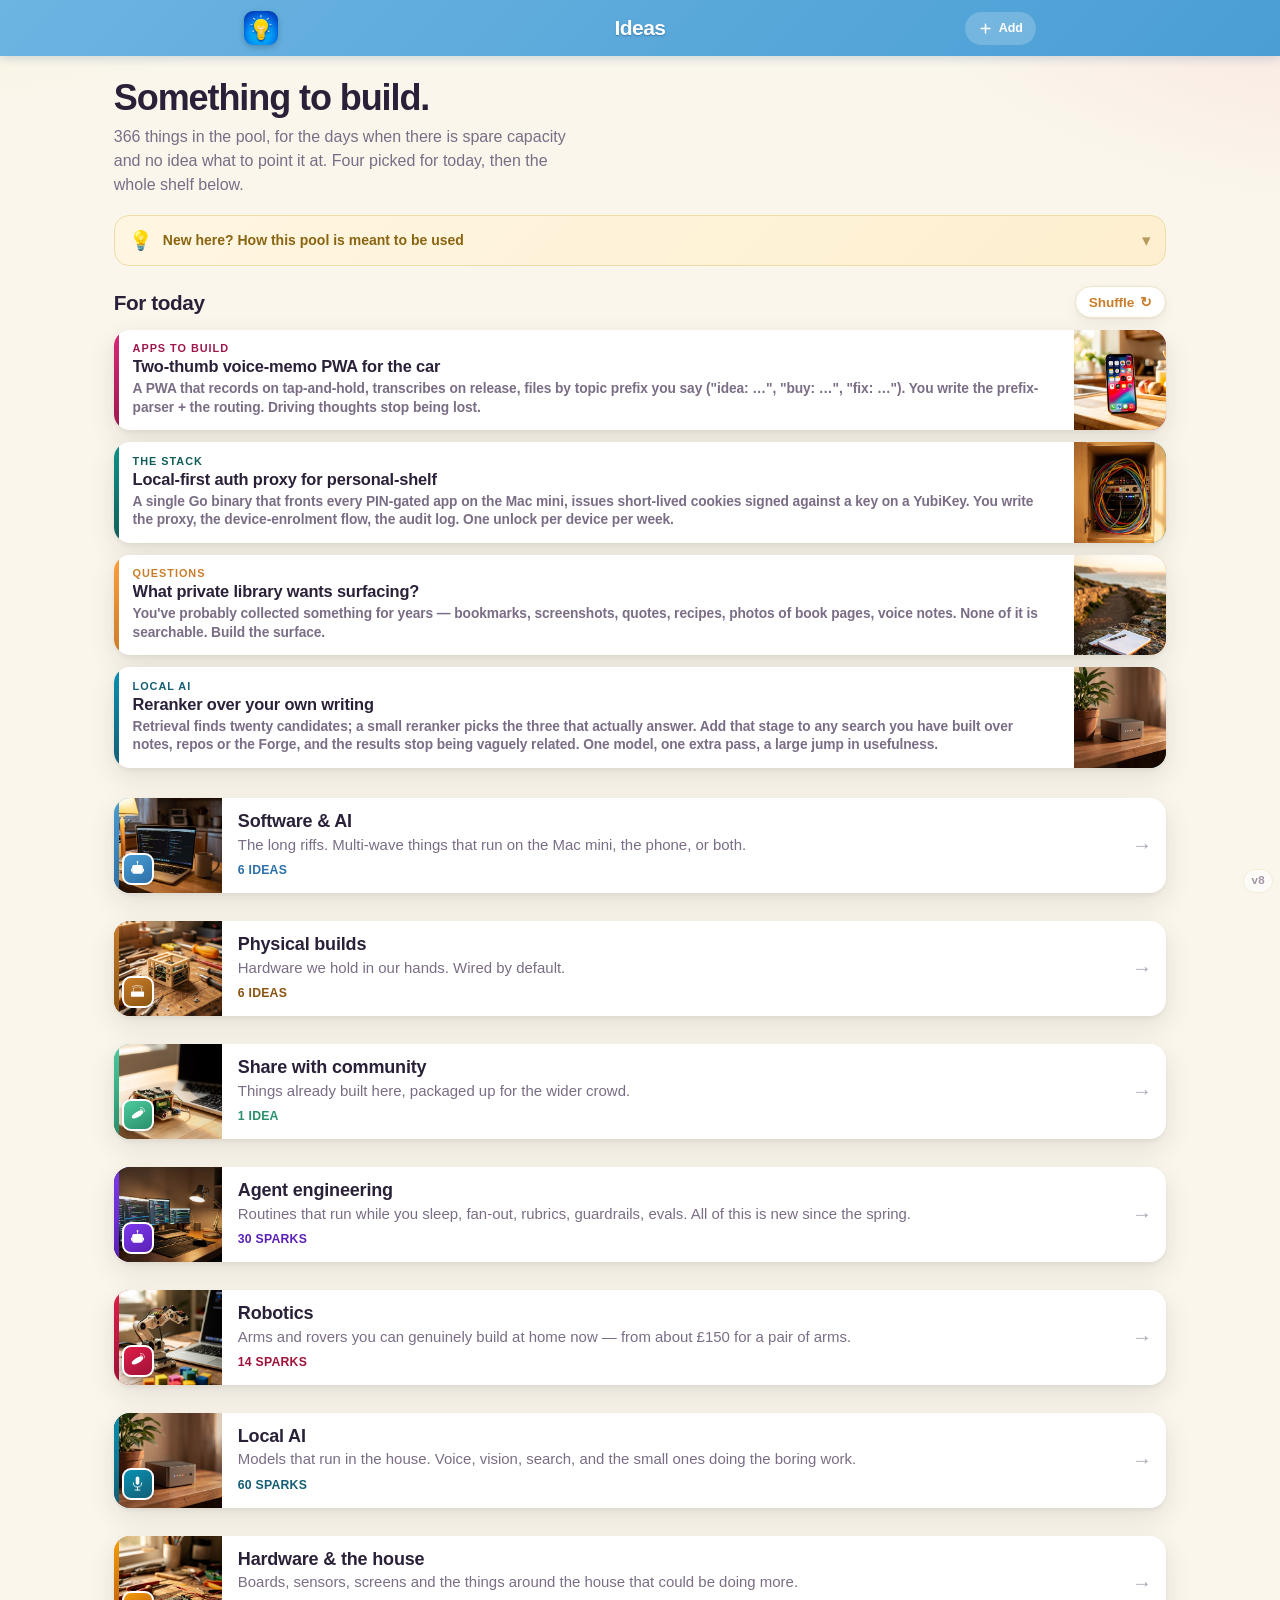
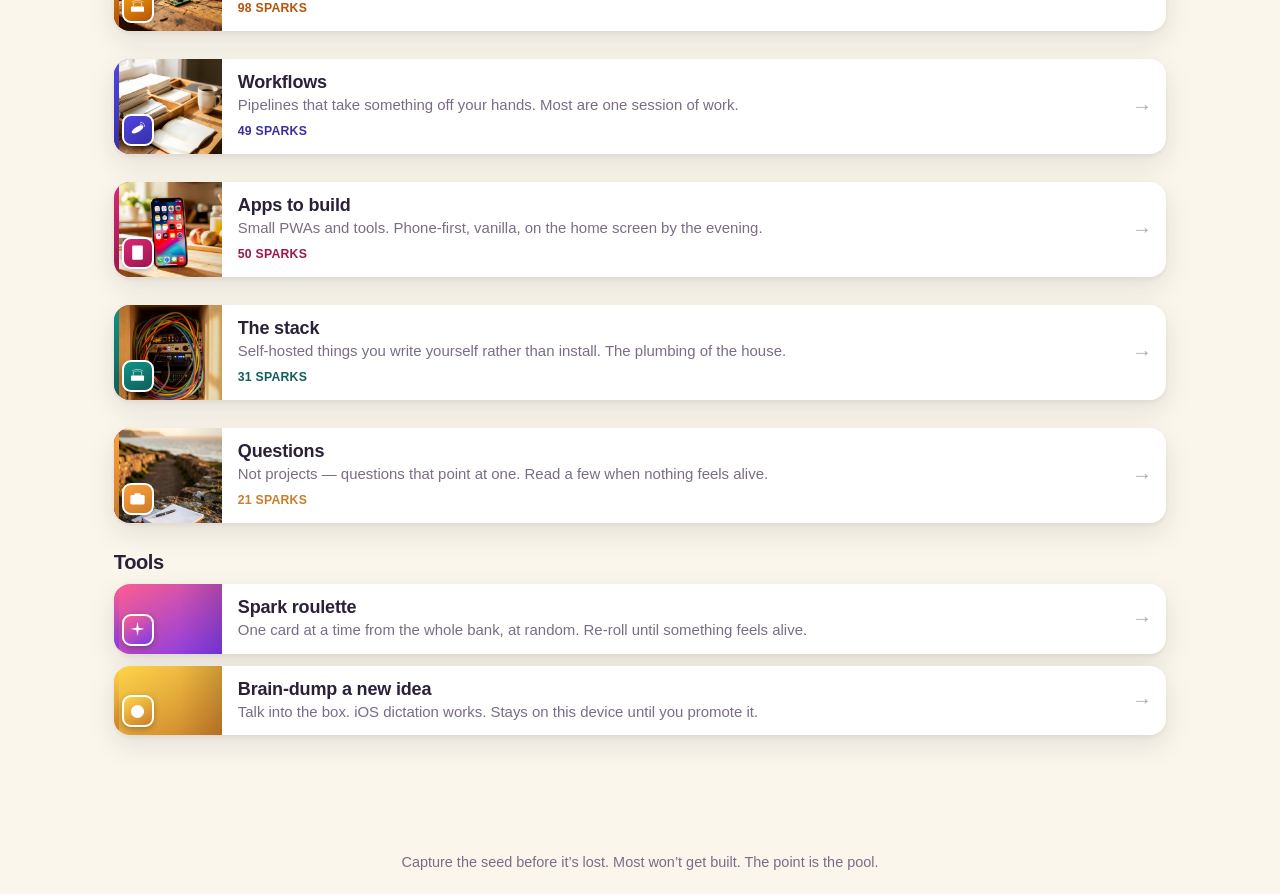
<file: index.html>
<!DOCTYPE html>
<html lang="en">
<head>
  <meta charset="UTF-8">
  <meta name="viewport" content="width=device-width, initial-scale=1.0, viewport-fit=cover">
  <meta name="theme-color" content="#FAF6EC">
  <meta name="apple-mobile-web-app-capable" content="yes">
  <meta name="apple-mobile-web-app-status-bar-style" content="default">
  <meta name="apple-mobile-web-app-title" content="Ideas">
  <title>Ideas — something to build</title>
  <link rel="manifest" href="manifest.json">
  <link rel="icon" type="image/png" sizes="192x192" href="icon-192.png">
  <link rel="apple-touch-icon" href="apple-touch-icon.png">
  <link rel="stylesheet" href="assets/style.css?v8">
</head>
<body class="launcher">

  <div class="appbar">
    <div class="row">
      <img src="icon-192.png" alt="Ideas" class="abico">
      <span class="brand">Ideas</span>
      <a class="hbtn" href="add.html" title="Brain-dump a new idea">
        <svg viewBox="0 0 24 24" fill="none" stroke="currentColor" stroke-width="2.4" stroke-linecap="round"><path d="M12 5v14M5 12h14"/></svg>
        <span>Add</span>
      </a>
    </div>
  </div>

  <main class="launcher-main">

    <div class="cm-hero">
      <h1>Something to build.</h1>
      <p id="hero-lede">The pool, for the days when there is spare capacity and no idea what to point it at. Four picked for today, then the whole shelf below.</p>
    </div>

    <details class="welcome" id="welcomeBox">
      <summary class="welcome-sum">
        <span class="wl-badge" aria-hidden="true">💡</span>
        <span class="wl-sumtxt"><b>New here?</b> How this pool is meant to be used</span>
        <span class="wl-chev" aria-hidden="true">▾</span>
      </summary>
      <div class="welcome-body">
        <p><b>Four for today</b> is the quick way in. Tap one, read it, and if it is alive either dig into it in a chat or leave it. Shuffle if none of them land.</p>
        <p><b>The shelves</b> below are the whole pool sorted by kind, so you can see which things sit next to each other. The long riffs at the top are the ones already thought through in detail. The rest are single cards — a pattern, enough to recognise, with a chat prompt ready.</p>
        <p><b>Most of these will never be built.</b> That is the point. The pool exists so that a free evening never starts from a blank page.</p>
      </div>
    </details>

    <section class="daily-feed" aria-label="For today">
      <div class="today-head">
        <div class="daily-lead">For today</div>
        <button class="today-shuffle" id="todayShuffle" type="button">Shuffle <span aria-hidden="true">↻</span></button>
      </div>
      <div class="today-list" id="todayList"></div>
    </section>

    <div id="shelves"></div>

    <section class="shelf">
      <div class="shelf-head">
        <h2 class="shelf-title">Tools</h2>
      </div>
      <div class="rtile-list">
        <a href="spark.html" class="rtile" style="--c:#FF5E8E;--cd:#7C3AED;">
          <span class="rtile-photo"><span class="rtile-ic" id="ic-spark"></span></span>
          <span class="rtile-body">
            <span class="rtile-name">Spark roulette</span>
            <span class="rtile-tagline">One card at a time from the whole bank, at random. Re-roll until something feels alive.</span>
          </span>
          <span class="rtile-chev" aria-hidden="true">→</span>
        </a>
        <a href="add.html" class="rtile" style="--c:#FFD64A;--cd:#C97D2A;">
          <span class="rtile-photo"><span class="rtile-ic" id="ic-add"></span></span>
          <span class="rtile-body">
            <span class="rtile-name">Brain-dump a new idea</span>
            <span class="rtile-tagline">Talk into the box. iOS dictation works. Stays on this device until you promote it.</span>
          </span>
          <span class="rtile-chev" aria-hidden="true">→</span>
        </a>
      </div>
    </section>

  </main>

  <footer class="launcher-footer">
    Capture the seed before it&rsquo;s lost. Most won&rsquo;t get built. The point is the pool.
  </footer>

  <div class="cm-modal-overlay" id="overlay" hidden>
    <div class="cm-modal" role="dialog" aria-modal="true" aria-labelledby="mTitle">
      <button class="cm-mclose" id="mClose" aria-label="Close">&times;</button>
      <div class="cm-mhead">
        <div class="cm-mkicker" id="mKicker"></div>
        <div class="cm-mtitle" id="mTitle"></div>
      </div>
      <div class="cm-mbody" id="mBody"></div>
      <div class="cm-mactions" id="mActions"></div>
    </div>
  </div>

  <script src="assets/ideas-data.js"></script>
  <script src="assets/sparks-data.js"></script>
  <script src="assets/cats-data.js"></script>
  <script src="assets/app.js"></script>
  <script src="assets/shelf.js?v8"></script>
  <script>
    document.getElementById('ic-spark').innerHTML = `<svg viewBox="0 0 64 64">${TB.ICONS.spark}</svg>`;
    document.getElementById('ic-add').innerHTML   = `<svg viewBox="0 0 64 64">${TB.ICONS.plus}</svg>`;

    // ---------- The pool, counted ----------
    const userIdeas = TB.loadUserIdeas();
    const sparkCount = (window.SPARKS || []).length;
    const ideaCount = (window.IDEAS || []).length + userIdeas.length;
    document.getElementById('hero-lede').textContent =
      `${ideaCount + sparkCount} things in the pool, for the days when there is spare capacity and no idea what to point it at. Four picked for today, then the whole shelf below.`;

    // ---------- For today ----------
    // Deterministic per day so the four are the same all day, and the
    // shuffle button walks forward through the deck rather than
    // re-randomising into something you already saw.
    let todayOffset = 0;
    function paintToday() {
      document.getElementById('todayList').innerHTML =
        Shelf.pickForToday(todayOffset).map(Shelf.todayBarHTML).join('');
    }
    document.getElementById('todayShuffle').addEventListener('click', () => {
      todayOffset += 4;
      paintToday();
    });
    paintToday();

    // ---------- Shelves ----------
    let html = '';
    if (userIdeas.length) {
      html += Shelf.sectionHTML({
        id: '__yours', name: 'Your brain-dumps',
        sub: 'Captured straight into the app on this device.',
        c: '#FF5E8E', cd: '#9D174D', icon: 'plus'
      }, userIdeas.length, 'yours');
    }
    for (const shelf of window.SHELVES) {
      const n = window.shelfItems(shelf).length;
      if (!n) continue;
      html += Shelf.sectionHTML(shelf, n);
    }
    document.getElementById('shelves').innerHTML = html;
  </script>
</body>
</html>
</file>
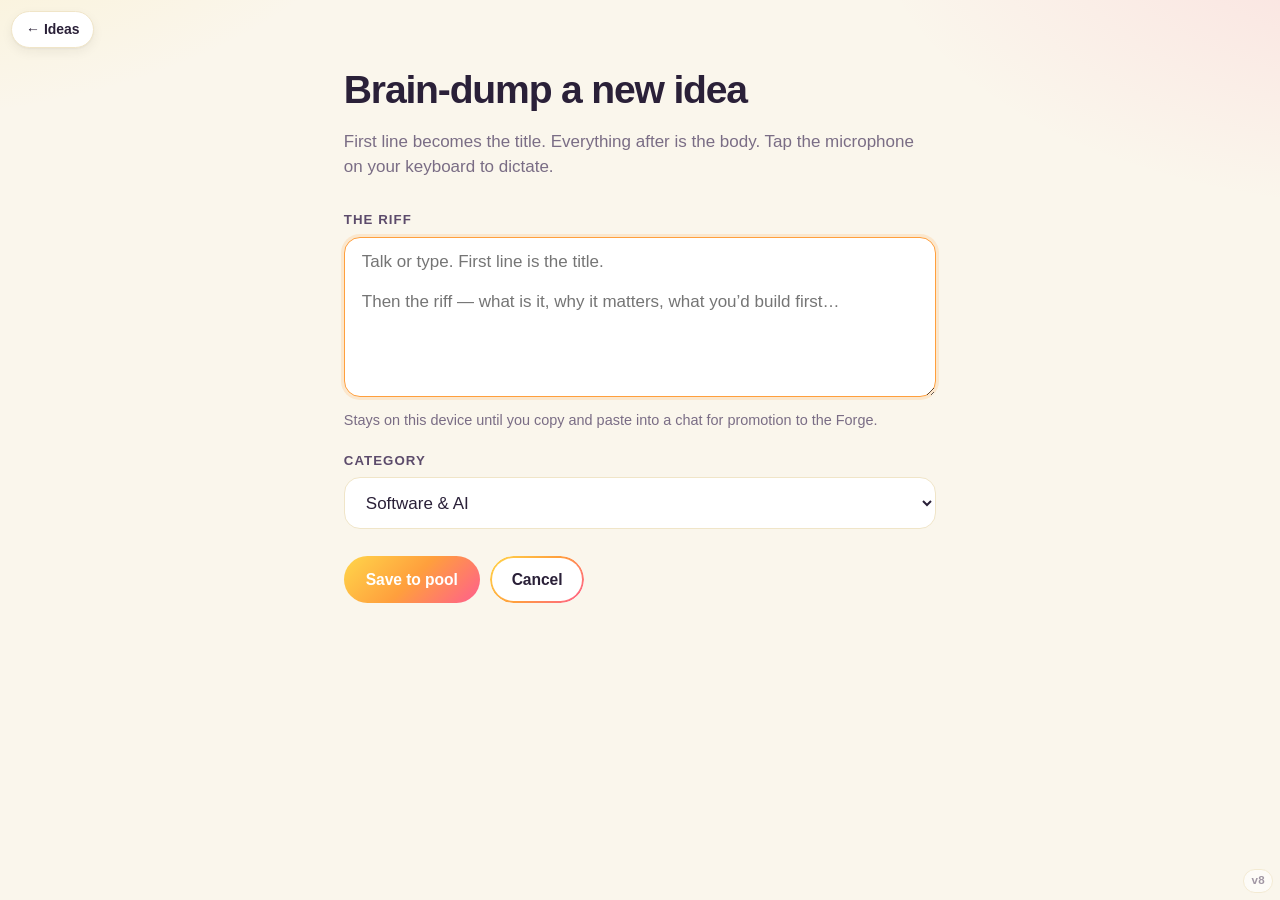
<file: add.html>
<!DOCTYPE html>
<html lang="en">
<head>
  <meta charset="UTF-8">
  <meta name="viewport" content="width=device-width, initial-scale=1.0, viewport-fit=cover">
  <meta name="theme-color" content="#FAF6EC">
  <title>Ideas — Brain-dump</title>
  <link rel="manifest" href="manifest.json">
  <link rel="apple-touch-icon" href="apple-touch-icon.png">
  <link rel="stylesheet" href="assets/style.css">
</head>
<body>

  <main class="form-main">
    <h1>Brain-dump a new idea</h1>
    <p class="lede">First line becomes the title. Everything after is the body. Tap the microphone on your keyboard to dictate.</p>

    <form id="dump-form">
      <div class="field">
        <label for="dump">The riff</label>
        <textarea id="dump" placeholder="Talk or type. First line is the title.&#10;&#10;Then the riff — what is it, why it matters, what you&rsquo;d build first…" autofocus></textarea>
        <div class="hint">Stays on this device until you copy and paste into a chat for promotion to the Forge.</div>
      </div>

      <div class="field">
        <label for="category">Category</label>
        <select id="category">
          <option value="software">Software &amp; AI</option>
          <option value="physical">Physical builds</option>
          <option value="share">Share with community</option>
        </select>
      </div>

      <div class="form-actions">
        <button type="submit" class="btn primary-fill">Save to pool</button>
        <a href="index.html" class="btn">Cancel</a>
      </div>
    </form>
  </main>

  <script src="assets/app.js"></script>
  <script>
    const PALETTE = {
      software: { color: '#4f46e5', colorDeep: '#3730a3', icon: 'build' },
      physical: { color: '#f59e0b', colorDeep: '#b45309', icon: 'build' },
      share:    { color: '#16a34a', colorDeep: '#15803d', icon: 'build' }
    };

    document.getElementById('dump-form').addEventListener('submit', (e) => {
      e.preventDefault();
      const text = document.getElementById('dump').value.trim();
      const category = document.getElementById('category').value;
      if (!text) { TB.toast('Type or dictate something first'); return; }

      const lines = text.split('\n');
      const name = lines[0].trim().replace(/^#+\s*/, '').slice(0, 120);
      const rest = lines.slice(1).join('\n').trim();
      const body = rest || name;
      const firstSentence = (rest || name).split(/(?<=[.!?])\s+/)[0].slice(0, 180);

      const palette = PALETTE[category] || PALETTE.software;
      const idea = {
        id: TB.uid(),
        name,
        hook: firstSentence,
        category,
        status: 'Captured — not yet sized',
        captured: TB.isoToday(),
        color: palette.color,
        colorDeep: palette.colorDeep,
        icon: palette.icon,
        body
      };
      TB.addUserIdea(idea);
      TB.toast('Saved to the pool');
      setTimeout(() => { location.href = 'idea.html?id=' + encodeURIComponent(idea.id); }, 400);
    });
  </script>
</body>
</html>
</file>
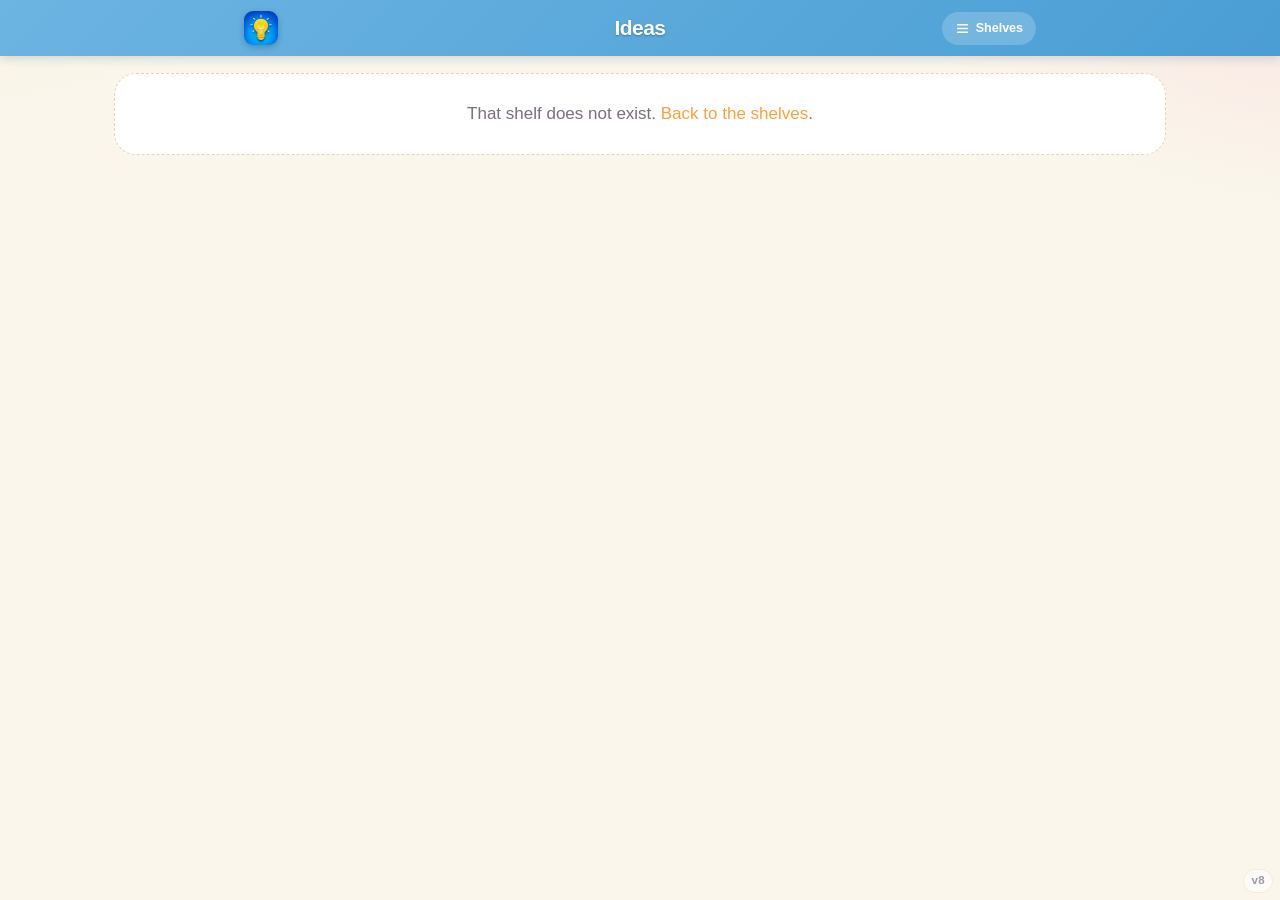
<file: category.html>
<!DOCTYPE html>
<html lang="en">
<head>
  <meta charset="UTF-8">
  <meta name="viewport" content="width=device-width, initial-scale=1.0, viewport-fit=cover">
  <meta name="theme-color" content="#FAF6EC">
  <meta name="apple-mobile-web-app-capable" content="yes">
  <meta name="apple-mobile-web-app-status-bar-style" content="default">
  <meta name="apple-mobile-web-app-title" content="Ideas">
  <title>Ideas — shelf</title>
  <link rel="manifest" href="manifest.json">
  <link rel="icon" type="image/png" sizes="192x192" href="icon-192.png">
  <link rel="apple-touch-icon" href="apple-touch-icon.png">
  <link rel="stylesheet" href="assets/style.css?v8">
</head>
<body class="launcher">

  <div class="appbar">
    <div class="row">
      <a href="index.html" style="justify-self:start;line-height:0"><img src="icon-192.png" alt="Ideas" class="abico"></a>
      <span class="brand" id="brand">Ideas</span>
      <a class="hbtn" href="index.html" title="All shelves">
        <svg viewBox="0 0 24 24" fill="none" stroke="currentColor" stroke-width="2.2" stroke-linecap="round"><path d="M4 6h16M4 12h16M4 18h16"/></svg>
        <span>Shelves</span>
      </a>
    </div>
  </div>

  <main class="launcher-main">
    <div class="cat-hero" id="hero"></div>
    <div class="card-list" id="list"></div>
  </main>

  <footer class="launcher-footer" id="foot"></footer>

  <div class="cm-modal-overlay" id="overlay" hidden>
    <div class="cm-modal" role="dialog" aria-modal="true" aria-labelledby="mTitle">
      <button class="cm-mclose" id="mClose" aria-label="Close">&times;</button>
      <div class="cm-mhead">
        <div class="cm-mkicker" id="mKicker"></div>
        <div class="cm-mtitle" id="mTitle"></div>
      </div>
      <div class="cm-mbody" id="mBody"></div>
      <div class="cm-mactions" id="mActions"></div>
    </div>
  </div>

  <script src="assets/ideas-data.js"></script>
  <script src="assets/sparks-data.js"></script>
  <script src="assets/cats-data.js"></script>
  <script src="assets/app.js"></script>
  <script src="assets/shelf.js?v8"></script>
  <script>
    const id = new URLSearchParams(location.search).get('c') || '';

    // "Your brain-dumps" is a shelf too, it just draws from localStorage
    // rather than from either seed file.
    const YOURS = {
      id: '__yours', kind: 'idea', name: 'Your brain-dumps',
      sub: 'Captured straight into the app on this device. Yours to edit or delete.',
      c: '#FF5E8E', cd: '#9D174D', icon: 'plus'
    };

    const shelf = id === '__yours' ? YOURS : window.shelfById(id);

    if (!shelf) {
      document.getElementById('hero').outerHTML =
        '<div class="empty">That shelf does not exist. <a href="index.html">Back to the shelves</a>.</div>';
    } else {
      document.title = 'Ideas — ' + shelf.name;
      document.getElementById('brand').textContent = shelf.name;

      const items = shelf.id === '__yours' ? TB.loadUserIdeas() : window.shelfItems(shelf);
      const noun = shelf.kind === 'idea' ? 'idea' : 'spark';

      const hero = document.getElementById('hero');
      hero.style.setProperty('--c', shelf.c);
      hero.style.setProperty('--cd', shelf.cd);
      hero.innerHTML = `
        ${shelf.id === '__yours' ? '' : `<img src="assets/cats/${shelf.id}.jpg" alt="" onerror="this.remove()">`}
        <div class="cat-hero-body">
          <div class="cat-hero-kicker">${items.length} ${noun}${items.length === 1 ? '' : 's'}</div>
          <h1 class="cat-hero-name">${TB.escapeHtml(shelf.name)}</h1>
          <p class="cat-hero-sub">${TB.escapeHtml(shelf.sub)}</p>
        </div>`;

      const listEl = document.getElementById('list');
      if (!items.length) {
        listEl.innerHTML = '<div class="empty">Nothing on this shelf yet.</div>';
      } else if (shelf.kind === 'idea') {
        listEl.innerHTML = items.map(i => `
          <a class="scard" href="idea.html?id=${encodeURIComponent(i.id)}" style="--c:${i.color || shelf.c};--cd:${i.colorDeep || shelf.cd};">
            <div class="scard-name">${TB.escapeHtml(i.name)}</div>
            <div class="scard-body">${TB.escapeHtml(i.hook || '')}</div>
            ${i.status ? `<div class="scard-saved">${TB.escapeHtml(i.status)}</div>` : ''}
          </a>`).join('');
      } else {
        listEl.innerHTML = items.map(s => `
          <button type="button" class="scard" style="--c:${shelf.c};--cd:${shelf.cd};"
                  data-spark="${TB.escapeHtml(s.n)}" onclick="Shelf.openFromEl(this)">
            <div class="scard-name">${TB.escapeHtml(s.n)}</div>
            <div class="scard-body">${TB.escapeHtml(s.b)}</div>
            ${TB.isSparkSaved(s.n) ? '<div class="scard-saved">In your pool ✓</div>' : ''}
          </button>`).join('');
      }

      document.getElementById('foot').textContent = shelf.kind === 'idea'
        ? 'Tap one to read the whole riff.'
        : 'Tap a card to read it, then dig into it in a chat or keep it for later.';
    }
  </script>
</body>
</html>
</file>
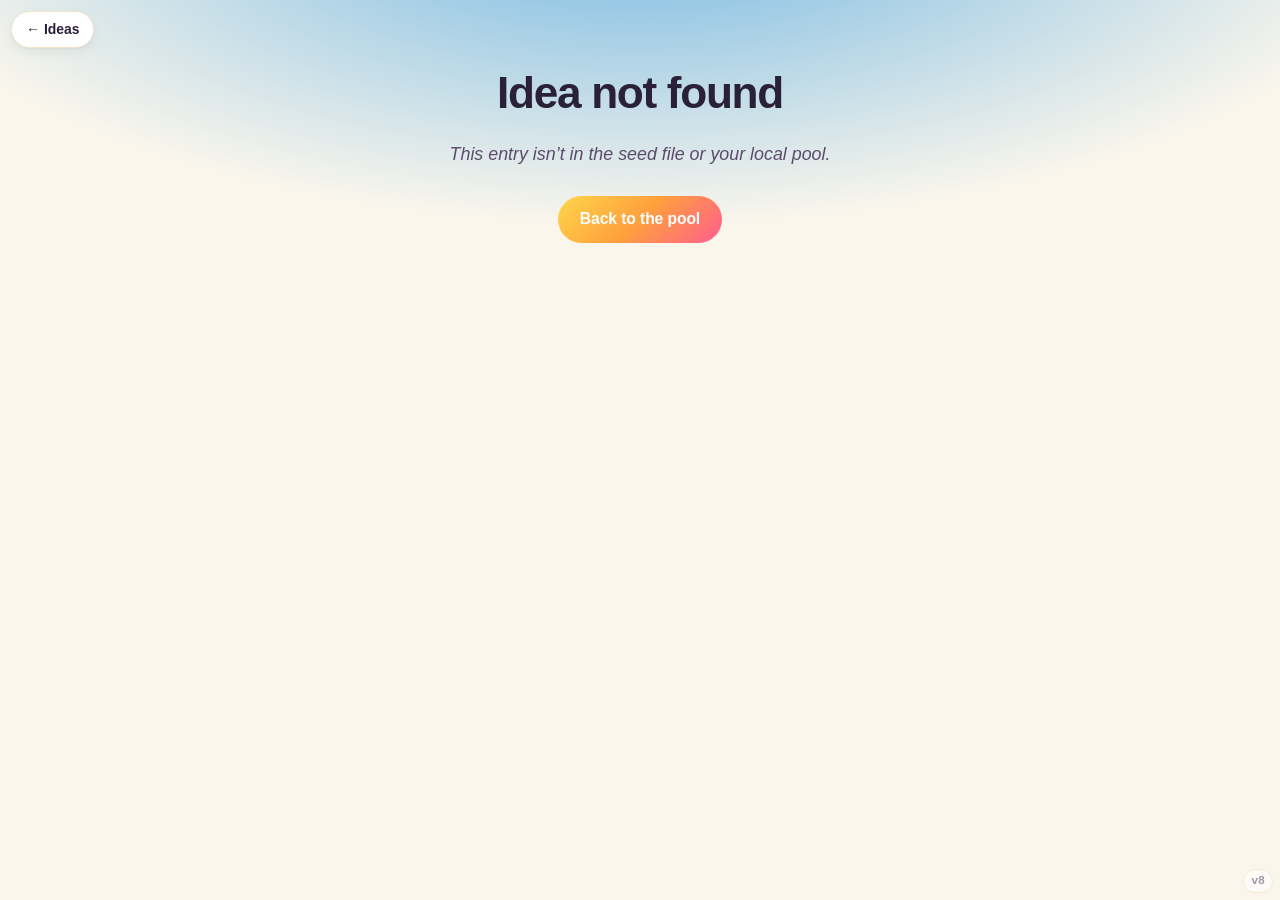
<file: idea.html>
<!DOCTYPE html>
<html lang="en">
<head>
  <meta charset="UTF-8">
  <meta name="viewport" content="width=device-width, initial-scale=1.0, viewport-fit=cover">
  <meta name="theme-color" content="#FAF6EC">
  <title>Ideas — Detail</title>
  <link rel="manifest" href="manifest.json">
  <link rel="apple-touch-icon" href="apple-touch-icon.png">
  <link rel="stylesheet" href="assets/style.css">
</head>
<body class="detail-page">

  <main class="detail-main">
    <div id="content"></div>
  </main>

  <script src="assets/ideas-data.js"></script>
  <script src="assets/app.js"></script>
  <script>
    const params = new URLSearchParams(location.search);
    const id = params.get('id');
    const idea = id ? TB.findIdea(id) : null;
    const content = document.getElementById('content');

    if (!idea) {
      content.innerHTML = `
        <div class="detail-hero">
          <h1>Idea not found</h1>
          <p class="detail-hook">This entry isn&rsquo;t in the seed file or your local pool.</p>
          <div class="detail-actions">
            <a class="btn primary-fill" href="index.html">Back to the pool</a>
          </div>
        </div>`;
    } else {
      document.documentElement.style.setProperty('--d-color', idea.color);
      document.documentElement.style.setProperty('--d-deep', idea.colorDeep);
      document.documentElement.style.setProperty('--d-soft', idea.color + '33');

      const eyebrow = idea._seed
        ? (window.CATEGORIES.find(c => c.id === idea.category)?.name || 'Idea')
        : 'Your brain-dump';

      content.innerHTML = `
        <div class="detail-hero">
          <div class="detail-eyebrow">${TB.escapeHtml(eyebrow)}</div>
          <h1>${TB.escapeHtml(idea.name)}</h1>
          <p class="detail-hook">${TB.escapeHtml(idea.hook)}</p>
          <div class="detail-meta">
            ${idea.status ? `<span class="detail-status-pill">${TB.escapeHtml(idea.status)}</span>` : ''}
            ${idea.captured ? `<span class="detail-date-pill">Captured ${TB.escapeHtml(TB.fmtDate(idea.captured))}</span>` : ''}
          </div>
        </div>
        <article class="detail-body">${TB.bodyToHTML(idea.body)}</article>
        <div class="detail-actions">
          <button class="btn primary-fill" id="dig-btn">Dig deeper in chat</button>
          <button class="btn" id="copy-btn">Copy as markdown</button>
          ${idea._seed
            ? '<button class="btn danger" id="built-btn">Built — hide from pool</button>'
            : '<button class="btn danger" id="del-btn">Delete</button>'}
        </div>`;

      document.getElementById('dig-btn').addEventListener('click', () => {
        const prompt = `I want to build "${idea.name}" from my Ideas pool.\n\nHook: ${idea.hook}\n\n${idea.body}\n\nLet's start. Walk me through the first session — what to confirm, what to set up, what to ship before we close the chat.`;
        copyAndOpenClaude(prompt);
      });
      document.getElementById('copy-btn').addEventListener('click', () => {
        const md = `## ${idea.name}\n\n*${idea.hook}*\n\n${idea.body}\n\nCaptured: ${idea.captured || TB.isoToday()}\n`;
        navigator.clipboard.writeText(md).then(
          () => TB.toast('Markdown copied — paste it into a chat'),
          () => fallbackCopy(md)
        );
      });
      const delBtn = document.getElementById('del-btn');
      if (delBtn) {
        delBtn.addEventListener('click', () => {
          if (!confirm('Delete this brain-dump? This only removes it from this device.')) return;
          TB.deleteUserIdea(idea.id);
          location.href = 'index.html';
        });
      }
      const builtBtn = document.getElementById('built-btn');
      if (builtBtn) {
        builtBtn.addEventListener('click', () => {
          if (!confirm('Hide this idea from the pool? You’ve built it — it goes off the homepage. Local to this device.')) return;
          TB.hideSeedIdea(idea.id);
          location.href = 'index.html';
        });
      }
    }

    function copyAndOpenClaude(prompt) {
      const url = 'https://claude.ai/new?q=' + encodeURIComponent(prompt);
      navigator.clipboard.writeText(prompt).then(
        () => { TB.toast('Prompt copied. Opening Claude…'); setTimeout(() => window.open(url, '_blank'), 250); },
        () => { fallbackCopy(prompt); window.open(url, '_blank'); }
      );
    }
    function fallbackCopy(text) {
      const ta = document.createElement('textarea');
      ta.value = text;
      ta.style.position = 'fixed'; ta.style.opacity = '0';
      document.body.appendChild(ta);
      ta.select();
      try { document.execCommand('copy'); TB.toast('Copied'); } catch {}
      document.body.removeChild(ta);
    }
  </script>
</body>
</html>
</file>
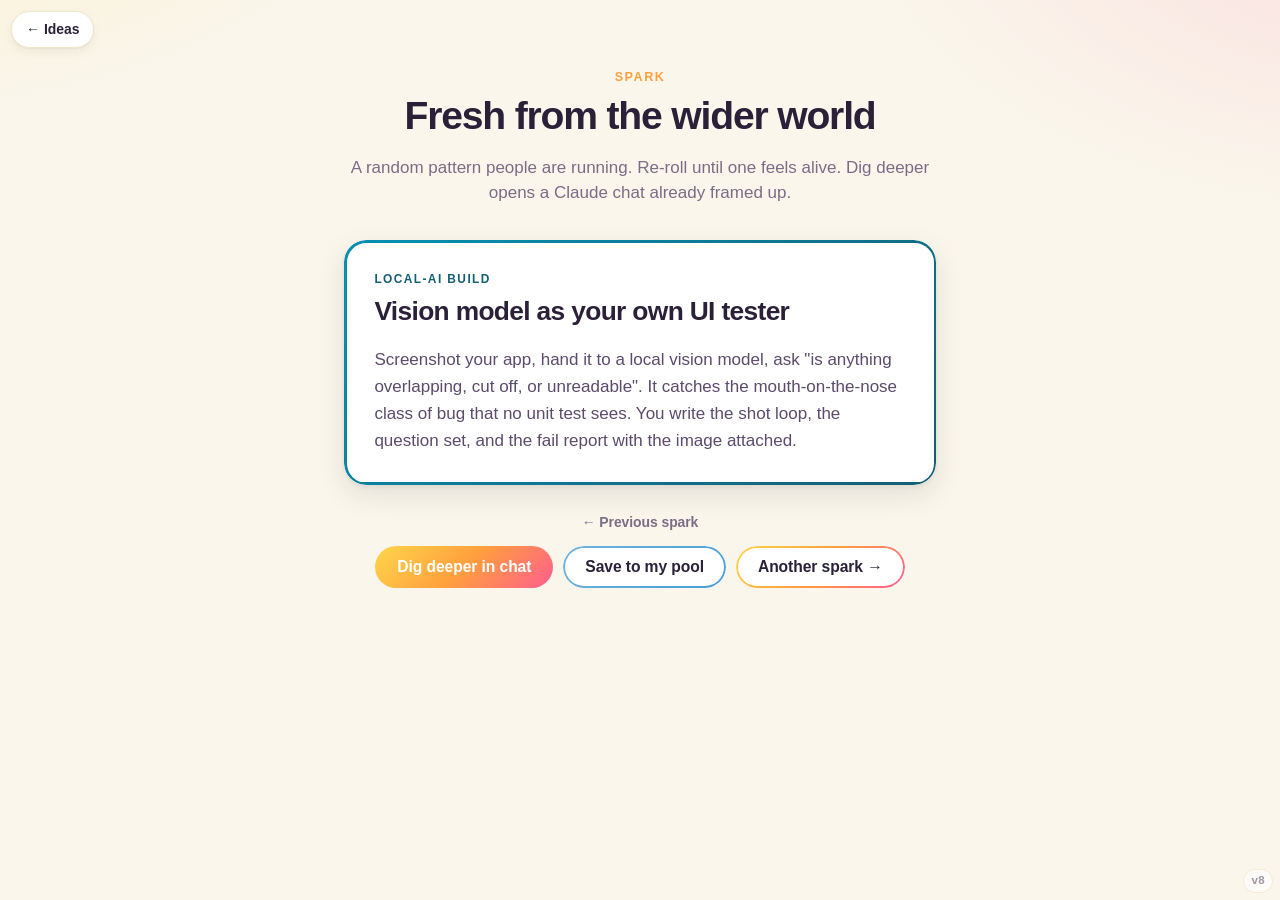
<file: spark.html>
<!DOCTYPE html>
<html lang="en">
<head>
  <meta charset="UTF-8">
  <meta name="viewport" content="width=device-width, initial-scale=1.0, viewport-fit=cover">
  <meta name="theme-color" content="#FAF6EC">
  <title>Ideas — Spark</title>
  <link rel="manifest" href="manifest.json">
  <link rel="apple-touch-icon" href="apple-touch-icon.png">
  <link rel="stylesheet" href="assets/style.css">
</head>
<body>

  <main class="spark-main">
    <div class="spark-eyebrow">Spark</div>
    <h1>Fresh from the wider world</h1>
    <p class="lede">A random pattern people are running. Re-roll until one feels alive. Dig deeper opens a Claude chat already framed up.</p>

    <div id="card"></div>

    <div class="spark-back-row">
      <button class="spark-back-link" id="back-btn" hidden>← Previous spark</button>
    </div>

    <div class="spark-actions">
      <button class="btn primary-fill" id="dig-btn">Dig deeper in chat</button>
      <button class="btn secondary" id="save-btn">Save to my pool</button>
      <button class="btn" id="another-btn">Another spark →</button>
    </div>
  </main>

  <script src="assets/sparks-data.js"></script>
  <script src="assets/app.js"></script>
  <script>
    const PALETTE = {
      hardware: { color: '#f59e0b', colorDeep: '#b45309', label: 'Hardware engineering project' },
      ai:       { color: '#0891b2', colorDeep: '#155e75', label: 'Local-AI build' },
      workflow: { color: '#4f46e5', colorDeep: '#3730a3', label: 'Programmable workflow' },
      app:      { color: '#db2777', colorDeep: '#9d174d', label: 'PWA / app to build' },
      stack:    { color: '#0d9488', colorDeep: '#115e59', label: 'Custom self-host build' },
      life:     { color: '#FF9F3D', colorDeep: '#C97D2A', label: 'Question that points at a build' },
      agent:    { color: '#7c3aed', colorDeep: '#5b21b6', label: 'Agent engineering build' }
    };

    let current = null;
    const history = [];   // previously-shown sparks; newest at end
    const cardEl = document.getElementById('card');
    const backBtn = document.getElementById('back-btn');
    const saveBtn = document.getElementById('save-btn');
    const digBtn = document.getElementById('dig-btn');
    const anotherBtn = document.getElementById('another-btn');

    function availableSparks() {
      return window.SPARKS.filter(s => !TB.isSparkSaved(s.n));
    }

    function paint(spark) {
      current = spark;
      if (!spark) {
        cardEl.innerHTML = `
          <div class="spark-empty">
            <h2>You’ve saved every spark to your pool</h2>
            <p>The deck is empty for now. New batches land in the seed file when fresh research drops.</p>
          </div>`;
        saveBtn.hidden = true;
        digBtn.hidden = true;
        anotherBtn.hidden = true;
        backBtn.hidden = history.length === 0;
        return;
      }
      const p = PALETTE[spark.c] || PALETTE.workflow;
      cardEl.innerHTML = `
        <div class="spark-card" style="--c:${p.color};--cd:${p.colorDeep};">
          <div class="spark-card-eyebrow">${p.label}</div>
          <div class="spark-card-name">${TB.escapeHtml(spark.n)}</div>
          <p class="spark-card-body">${TB.escapeHtml(spark.b)}</p>
        </div>`;
      saveBtn.hidden = false;
      digBtn.hidden = false;
      anotherBtn.hidden = false;
      backBtn.hidden = history.length === 0;
    }

    function roll() {
      const sparks = availableSparks();
      if (!sparks.length) { if (current) history.push(current); paint(null); return; }
      let next;
      do {
        next = sparks[Math.floor(Math.random() * sparks.length)];
      } while (current && sparks.length > 1 && next.n === current.n);
      if (current) history.push(current);
      paint(next);
    }

    function goBack() {
      if (!history.length) return;
      const prev = history.pop();
      paint(prev);
    }

    anotherBtn.addEventListener('click', roll);
    backBtn.addEventListener('click', goBack);

    digBtn.addEventListener('click', () => {
      if (!current) return;
      const prompt = window.buildSparkPrompt(current);
      const url = 'https://claude.ai/new?q=' + encodeURIComponent(prompt);
      navigator.clipboard.writeText(prompt).then(
        () => { TB.toast('Prompt copied. Opening Claude…'); setTimeout(() => window.open(url, '_blank'), 250); },
        () => { fallbackCopy(prompt); window.open(url, '_blank'); }
      );
    });

    saveBtn.addEventListener('click', () => {
      if (!current) return;
      const p = PALETTE[current.c] || PALETTE.workflow;
      const labelMap = { workflow: 'software', stack: 'software', app: 'software', hardware: 'physical', ai: 'software', life: 'software' };
      const idea = {
        id: TB.uid(),
        name: current.n,
        hook: current.b.split(/(?<=[.!?])\s+/)[0].slice(0, 180),
        category: labelMap[current.c] || 'software',
        status: 'Spark — saved for later',
        captured: TB.isoToday(),
        color: p.color,
        colorDeep: p.colorDeep,
        icon: current.c === 'hardware' ? 'router' : (current.c === 'ai' ? 'robot' : 'build'),
        body: current.b
      };
      TB.addUserIdea(idea);
      TB.markSparkSaved(current.n);
      TB.toast('Saved to your pool — next spark…');
      setTimeout(roll, 500);
    });

    function fallbackCopy(text) {
      const ta = document.createElement('textarea');
      ta.value = text; ta.style.position = 'fixed'; ta.style.opacity = '0';
      document.body.appendChild(ta); ta.select();
      try { document.execCommand('copy'); TB.toast('Copied'); } catch {}
      document.body.removeChild(ta);
    }

    // First spark — paint directly so it doesn't push a phantom onto history
    (function init() {
      const sparks = availableSparks();
      if (!sparks.length) { paint(null); return; }
      paint(sparks[Math.floor(Math.random() * sparks.length)]);
    })();
  </script>
</body>
</html>
</file>
<file: assets/style.css>
:root {
  --ink: #2A2038;
  --ink-soft: #5C4B6B;
  --ink-mute: #7A6D85;
  --paper: #FAF6EC;
  --paper-warm: #FFF6D9;
  --paper-card: #FFFFFF;
  --paper-surface: #FFFBF0;
  --rule: #F0E5C8;
  --rule-soft: #F6EED4;
  --rule-strong: #E6D6A8;

  --sun: #FFD64A;
  --sun-hot: #FF9F3D;
  --pink: #FF5E8E;
  --sky: #4A9ED4;
  --sky-soft: #6CB4E2;
  --mint: #4CCB9F;

  --sky-deep: #2D6FA8;
  --sun-deep: #C97D2A;
  --leaf: #4CCB9F;
  --leaf-soft: #D5F4E6;
  --rose: #FF5E8E;
  --rose-soft: #FFE0EB;
  --sky-soft-bg: #E0F0FA;
  --sun-soft: #FFF6D9;

  --grad-warm: linear-gradient(135deg, #FFD64A 0%, #FF9F3D 50%, #FF5E8E 100%);
  --grad-sun: linear-gradient(135deg, #FFD64A 0%, #FF9F3D 100%);
  --grad-sky: linear-gradient(135deg, #6CB4E2 0%, #4A9ED4 100%);
  --grad-fresh: linear-gradient(135deg, #FFD64A 0%, #4CCB9F 100%);
  --grad-pink: linear-gradient(135deg, #FF9F3D 0%, #FF5E8E 100%);

  --sans: -apple-system, BlinkMacSystemFont, "SF Pro Display", "Segoe UI", Helvetica, Arial, sans-serif;

  --shadow-sm: 0 1px 2px rgba(40, 30, 20, 0.05), 0 4px 12px rgba(40, 30, 20, 0.06);
  --shadow-md: 0 2px 4px rgba(40, 30, 20, 0.06), 0 10px 28px rgba(40, 30, 20, 0.10);
  --shadow-lg: 0 4px 12px rgba(40, 30, 20, 0.10), 0 24px 60px rgba(40, 30, 20, 0.14);

  --radius-sm: 10px;
  --radius-md: 16px;
  --radius-lg: 22px;
  --radius-pill: 999px;
}

* { box-sizing: border-box; }

html, body {
  margin: 0;
  padding: 0;
  background:
    radial-gradient(900px 500px at -10% -20%, rgba(255, 214, 74, 0.22), transparent 60%),
    radial-gradient(900px 500px at 110% -10%, rgba(255, 94, 142, 0.16), transparent 60%),
    var(--paper);
  background-attachment: fixed;
  color: var(--ink);
  font-family: var(--sans);
  font-size: 17px;
  line-height: 1.5;
  -webkit-font-smoothing: antialiased;
  -moz-osx-font-smoothing: grayscale;
  -webkit-tap-highlight-color: transparent;
}

body { min-height: 100vh; display: flex; flex-direction: column; }

a { color: var(--sun-hot); text-decoration: none; }

h1, h2, h3, h4 {
  font-family: var(--sans);
  color: var(--ink);
  line-height: 1.15;
  letter-spacing: -0.025em;
  margin: 0 0 0.4em;
}
h1 { font-size: clamp(2rem, 5.5vw, 2.6rem); font-weight: 800; letter-spacing: -0.03em; }
h2 { font-size: clamp(1.35rem, 3vw, 1.6rem); font-weight: 800; letter-spacing: -0.025em; margin: 1.8em 0 0.6em; }
h3 { font-size: 1.18rem; font-weight: 700; letter-spacing: -0.02em; margin: 1.4em 0 0.4em; }
h4 { font-size: 0.75rem; margin: 1em 0 0.3em; text-transform: uppercase; letter-spacing: 0.1em; font-weight: 800; color: var(--sun-hot); }

p { margin: 0 0 1em; color: var(--ink-soft); }
strong { color: var(--ink); font-weight: 700; }
em { color: var(--ink-soft); }

/* ---------- Launcher hero ---------- */

.launcher-hero {
  padding: 1.8em 1.2em 0.6em;
  max-width: 1100px;
  margin: 0 auto;
  width: 100%;
}
.hero-wrap {
  display: flex;
  align-items: center;
  justify-content: space-between;
  gap: 1em;
  flex-wrap: wrap;
}
.hero-brand {
  display: flex;
  align-items: center;
  gap: 0.85em;
}
.hero-brand .brand-icon {
  width: 56px;
  height: 56px;
  border-radius: 14px;
  box-shadow: 0 2px 8px rgba(40, 30, 20, 0.12);
  flex-shrink: 0;
}
.hero-brand h1 {
  font-size: clamp(1.7rem, 4.5vw, 2.2rem);
  font-weight: 800;
  letter-spacing: -0.03em;
  margin: 0;
  color: var(--ink);
}
.hero-lede {
  margin: 0.15em 0 0;
  font-size: clamp(0.95rem, 2vw, 1.05rem);
  color: var(--ink-mute);
  line-height: 1.4;
  font-weight: 500;
}
.count-pill {
  flex-shrink: 0;
  padding: 0.5em 1em;
  background: white;
  border-radius: 999px;
  font-size: 0.72em;
  font-weight: 800;
  letter-spacing: 0.08em;
  text-transform: uppercase;
  color: var(--ink-soft);
  position: relative;
}
.count-pill::before {
  content: "";
  position: absolute;
  inset: 0;
  padding: 1.5px;
  border-radius: 999px;
  background: var(--grad-warm);
  -webkit-mask: linear-gradient(#000 0 0) content-box, linear-gradient(#000 0 0);
  -webkit-mask-composite: xor;
  mask-composite: exclude;
  pointer-events: none;
}

/* ---------- Launcher main + actions ---------- */

.launcher-main {
  max-width: 1100px;
  margin: 0 auto;
  padding: 1em 1.4em 4em;
  width: 100%;
}

.action-row {
  display: grid;
  gap: 0.8em;
  grid-template-columns: repeat(2, 1fr);
  margin: 0 0 1.8em;
}

.action-tile {
  position: relative;
  background: white;
  border-radius: var(--radius-lg);
  padding: 1em 1.1em;
  text-decoration: none;
  color: var(--ink);
  display: flex;
  align-items: center;
  gap: 0.85em;
  box-shadow: var(--shadow-sm);
  transition: transform 0.16s ease, box-shadow 0.16s ease;
}
.action-tile::before {
  content: "";
  position: absolute;
  inset: 0;
  padding: 2px;
  border-radius: var(--radius-lg);
  background: linear-gradient(135deg, var(--c) 0%, var(--cd) 100%);
  -webkit-mask: linear-gradient(#000 0 0) content-box, linear-gradient(#000 0 0);
  -webkit-mask-composite: xor;
  mask-composite: exclude;
  pointer-events: none;
  opacity: 0.85;
}
.action-tile:hover { transform: translateY(-2px); box-shadow: var(--shadow-md); }
.action-tile:hover::before { opacity: 1; }
.action-tile:active { transform: scale(0.985); }

.action-icon {
  width: 48px;
  height: 48px;
  border-radius: 14px;
  background: linear-gradient(135deg, var(--c), var(--cd));
  display: flex;
  align-items: center;
  justify-content: center;
  color: white;
  flex-shrink: 0;
  box-shadow: 0 2px 8px rgba(40, 30, 20, 0.14), inset 0 1px 0 rgba(255, 255, 255, 0.3);
}
.action-icon svg { width: 28px; height: 28px; }
.action-body { display: flex; flex-direction: column; gap: 0.1em; min-width: 0; }
.action-name { font-weight: 800; font-size: 1.02em; letter-spacing: -0.02em; color: var(--ink); }
.action-tagline { font-size: 0.82em; color: var(--ink-mute); line-height: 1.3; }

/* ---------- Tile sections ---------- */

.tile-section { margin-bottom: 2em; }
.tile-section-title {
  font-size: clamp(1.4rem, 3.4vw, 1.75rem);
  font-weight: 800;
  letter-spacing: -0.025em;
  margin: 1.6em 0 0.2em;
}
.tile-section-sub {
  margin: 0 0 1.1em;
  color: var(--ink-mute);
  font-size: 0.95em;
  font-weight: 500;
}

.tile-grid {
  display: grid;
  gap: 1em;
  grid-template-columns: repeat(auto-fill, minmax(240px, 1fr));
}

.tile {
  position: relative;
  background: white;
  border-radius: var(--radius-lg);
  padding: 1.3em 1.3em 1.4em;
  text-decoration: none;
  color: var(--ink);
  display: flex;
  flex-direction: column;
  gap: 0.7em;
  box-shadow: 0 1px 2px rgba(40, 30, 20, 0.05), 0 10px 30px rgba(40, 30, 20, 0.08);
  transition: transform 0.16s ease, box-shadow 0.16s ease;
  min-height: 200px;
}
.tile::before {
  content: "";
  position: absolute;
  inset: 0;
  padding: 2px;
  border-radius: var(--radius-lg);
  background: linear-gradient(135deg, var(--c) 0%, var(--cd) 100%);
  -webkit-mask: linear-gradient(#000 0 0) content-box, linear-gradient(#000 0 0);
  -webkit-mask-composite: xor;
  mask-composite: exclude;
  pointer-events: none;
  opacity: 0.85;
}
.tile:hover { transform: translateY(-3px); box-shadow: 0 2px 4px rgba(40, 30, 20, 0.06), 0 20px 44px rgba(40, 30, 20, 0.12); }
.tile:hover::before { opacity: 1; }
.tile:active { transform: scale(0.985); }

.tile-icon-wrap {
  position: relative;
  width: 56px;
  height: 56px;
  border-radius: 16px;
  background: linear-gradient(135deg, var(--c), var(--cd));
  display: flex;
  align-items: center;
  justify-content: center;
  color: white;
  box-shadow: 0 2px 8px rgba(40, 30, 20, 0.14), inset 0 1px 0 rgba(255, 255, 255, 0.3);
  overflow: hidden;
}
.tile-icon-wrap::before {
  content: "";
  position: absolute;
  top: 0; left: 0; right: 0; height: 55%;
  background: linear-gradient(180deg, rgba(255,255,255,0.22) 0%, transparent 100%);
  pointer-events: none;
}
.tile-icon { position: relative; z-index: 2; width: 34px; height: 34px; color: white; }

.tile-body { display: flex; flex-direction: column; gap: 0.25em; flex: 1; margin-top: 0.1em; }
.tile-name {
  font-weight: 800;
  font-size: 1.08em;
  color: var(--ink);
  line-height: 1.2;
  letter-spacing: -0.022em;
}
.tile-tagline {
  font-size: 0.86em;
  color: var(--ink-mute);
  line-height: 1.4;
  font-weight: 500;
}
.tile-status {
  font-size: 0.7em;
  letter-spacing: 0.08em;
  color: var(--cd);
  text-transform: uppercase;
  font-weight: 800;
  margin-top: auto;
}
.tile-badge {
  position: absolute;
  top: 0.85em;
  right: 0.85em;
  z-index: 3;
  background: white;
  color: var(--ink-soft);
  padding: 0.25em 0.7em;
  border-radius: 999px;
  font-size: 0.63em;
  font-weight: 800;
  letter-spacing: 0.1em;
  text-transform: uppercase;
}

/* ---------- Empty state ---------- */

.empty {
  background: white;
  border-radius: var(--radius-lg);
  padding: 1.6em;
  text-align: center;
  color: var(--ink-mute);
  border: 1.5px dashed var(--rule-strong);
}

/* ---------- Detail page ---------- */

body.detail-page {
  background:
    radial-gradient(ellipse 1200px 500px at 50% -100px, var(--d-soft, var(--sky-soft)) 0%, transparent 65%),
    var(--paper);
  background-attachment: fixed;
}

.detail-main {
  max-width: 720px;
  margin: 0 auto;
  padding: 4em 1.4em 4em;
}

.detail-hero {
  text-align: center;
  margin-bottom: 2em;
}
.detail-eyebrow {
  font-family: var(--sans);
  font-size: 0.74em;
  letter-spacing: 0.12em;
  text-transform: uppercase;
  font-weight: 800;
  color: var(--d-deep, var(--sky-deep));
  margin-bottom: 0.6em;
}
.detail-hero h1 {
  font-size: clamp(2rem, 5vw, 2.6rem);
  font-weight: 800;
  letter-spacing: -0.03em;
  color: var(--ink);
  margin: 0 0 0.5em;
}
.detail-hook {
  font-size: 1.05em;
  color: var(--ink-soft);
  line-height: 1.55;
  margin: 0 0 1.2em;
  font-style: italic;
}
.detail-meta {
  display: inline-flex;
  align-items: center;
  gap: 0.6em;
  flex-wrap: wrap;
  justify-content: center;
}
.detail-status-pill {
  font-size: 0.7em;
  letter-spacing: 0.08em;
  font-weight: 800;
  text-transform: uppercase;
  padding: 0.32em 0.85em;
  border-radius: 999px;
  background: linear-gradient(135deg, var(--d-color, var(--sky)), var(--d-deep, var(--sky-deep)));
  color: white;
}
.detail-date-pill {
  font-size: 0.7em;
  letter-spacing: 0.08em;
  font-weight: 700;
  text-transform: uppercase;
  padding: 0.32em 0.8em;
  border-radius: 999px;
  background: white;
  color: var(--ink-mute);
  border: 1px solid var(--rule);
}

.detail-body {
  background: white;
  border-radius: var(--radius-lg);
  padding: 1.8em;
  box-shadow: var(--shadow-md);
  position: relative;
}
.detail-body::before {
  content: "";
  position: absolute;
  inset: 0;
  padding: 2px;
  border-radius: var(--radius-lg);
  background: linear-gradient(135deg, var(--d-color, var(--sky)), var(--d-deep, var(--sky-deep)));
  -webkit-mask: linear-gradient(#000 0 0) content-box, linear-gradient(#000 0 0);
  -webkit-mask-composite: xor;
  mask-composite: exclude;
  pointer-events: none;
  opacity: 0.55;
}
.detail-body p { color: var(--ink-soft); font-size: 1em; line-height: 1.65; margin: 0 0 1.1em; }
.detail-body p:last-child { margin-bottom: 0; }

.detail-actions {
  display: flex;
  gap: 0.7em;
  justify-content: center;
  flex-wrap: wrap;
  margin-top: 1.6em;
}

/* ---------- Buttons (gradient outline) ---------- */

button, .btn {
  appearance: none;
  font-family: var(--sans);
  font-size: 0.92em;
  font-weight: 700;
  letter-spacing: -0.005em;
  padding: 0.75em 1.4em;
  border: none;
  border-radius: var(--radius-pill);
  cursor: pointer;
  color: var(--ink);
  background: white;
  position: relative;
  transition: transform 0.12s ease;
  display: inline-flex;
  align-items: center;
  gap: 0.4em;
  text-decoration: none;
}
button::before, .btn::before {
  content: "";
  position: absolute;
  inset: 0;
  padding: 2px;
  border-radius: var(--radius-pill);
  background: var(--grad-warm);
  -webkit-mask: linear-gradient(#000 0 0) content-box, linear-gradient(#000 0 0);
  -webkit-mask-composite: xor;
  mask-composite: exclude;
  pointer-events: none;
}
button:active, .btn:active { transform: scale(0.97); }
button:disabled { opacity: 0.45; cursor: not-allowed; }

button.primary-fill, .btn.primary-fill {
  background: var(--grad-warm);
  color: white;
}
button.primary-fill::before, .btn.primary-fill::before { display: none; }

button.secondary::before, .btn.secondary::before { background: var(--grad-sky); }
button.danger::before, .btn.danger::before { background: linear-gradient(135deg, #f87171, #b91c1c); }

/* ---------- Form (Add page) ---------- */

.form-main {
  max-width: 640px;
  margin: 0 auto;
  padding: 4em 1.4em 4em;
}
.form-main h1 {
  font-size: clamp(1.8rem, 4.5vw, 2.3rem);
  margin: 0 0 0.4em;
}
.form-main .lede {
  color: var(--ink-mute);
  margin: 0 0 1.8em;
  font-size: 1em;
  line-height: 1.5;
}

.field { margin-bottom: 1.2em; }
.field label {
  display: block;
  font-family: var(--sans);
  font-size: 0.78em;
  text-transform: uppercase;
  letter-spacing: 0.08em;
  color: var(--ink-soft);
  margin-bottom: 0.5em;
  font-weight: 700;
}
.field input[type="text"],
.field textarea,
.field select {
  font-family: var(--sans);
  font-size: 1em;
  padding: 0.85em 1em;
  border: 1.5px solid var(--rule);
  border-radius: var(--radius-md);
  background: white;
  color: var(--ink);
  width: 100%;
  transition: border-color 0.15s ease, box-shadow 0.15s ease;
}
.field textarea { min-height: 160px; resize: vertical; }
.field input:focus, .field textarea:focus, .field select:focus {
  outline: none;
  border-color: var(--sun-hot);
  box-shadow: 0 0 0 3px rgba(255, 159, 61, 0.18);
}

.form-actions {
  display: flex;
  gap: 0.6em;
  margin-top: 1.6em;
  flex-wrap: wrap;
}

.hint {
  font-size: 0.85em;
  color: var(--ink-mute);
  margin-top: 0.4em;
  line-height: 1.4;
}

/* ---------- Spark card ---------- */

.spark-main {
  max-width: 640px;
  margin: 0 auto;
  padding: 4em 1.4em 4em;
}
.spark-eyebrow {
  text-align: center;
  font-size: 0.74em;
  letter-spacing: 0.12em;
  text-transform: uppercase;
  font-weight: 800;
  color: var(--sun-hot);
  margin-bottom: 0.6em;
}
.spark-main > h1 {
  text-align: center;
  font-size: clamp(1.8rem, 4.5vw, 2.3rem);
  margin: 0 0 0.4em;
}
.spark-main > .lede {
  text-align: center;
  color: var(--ink-mute);
  margin: 0 0 2em;
  font-size: 1em;
}

.spark-card {
  background: white;
  border-radius: var(--radius-lg);
  padding: 1.8em;
  position: relative;
  box-shadow: var(--shadow-md);
  margin-bottom: 1.4em;
  animation: cardIn 0.32s cubic-bezier(0.34, 1.4, 0.64, 1);
}
.spark-card::before {
  content: "";
  position: absolute;
  inset: 0;
  padding: 2.5px;
  border-radius: var(--radius-lg);
  background: linear-gradient(135deg, var(--c), var(--cd));
  -webkit-mask: linear-gradient(#000 0 0) content-box, linear-gradient(#000 0 0);
  -webkit-mask-composite: xor;
  mask-composite: exclude;
  pointer-events: none;
}
@keyframes cardIn {
  from { opacity: 0; transform: translateY(8px) scale(0.985); }
  to { opacity: 1; transform: translateY(0) scale(1); }
}
.spark-card-eyebrow {
  font-size: 0.7em;
  font-weight: 800;
  letter-spacing: 0.12em;
  text-transform: uppercase;
  color: var(--cd);
  margin-bottom: 0.6em;
}
.spark-card-name {
  font-size: clamp(1.3rem, 3.8vw, 1.55rem);
  font-weight: 800;
  letter-spacing: -0.025em;
  color: var(--ink);
  margin: 0 0 0.7em;
  line-height: 1.2;
}
.spark-card-body {
  font-size: 1em;
  color: var(--ink-soft);
  line-height: 1.6;
  margin: 0;
}

.spark-actions {
  display: flex;
  gap: 0.6em;
  justify-content: center;
  flex-wrap: wrap;
}

.spark-empty {
  background: white;
  border-radius: var(--radius-lg);
  padding: 2em 1.6em;
  box-shadow: var(--shadow-md);
  margin-bottom: 1.4em;
  text-align: center;
}
.spark-empty h2 {
  font-size: 1.2rem;
  font-weight: 800;
  letter-spacing: -0.02em;
  margin: 0 0 0.5em;
  color: var(--ink);
}
.spark-empty p {
  font-size: 0.95em;
  color: var(--ink-soft);
  line-height: 1.5;
  margin: 0;
}

/* Subtle back link — only when history exists. Lives above the main row. */
.spark-back-row {
  display: flex;
  justify-content: center;
  margin-bottom: 0.6em;
  min-height: 1.6em;
}
.spark-back-link {
  appearance: none;
  background: transparent;
  color: var(--ink-mute);
  font-family: var(--sans);
  font-size: 0.82em;
  font-weight: 600;
  letter-spacing: -0.005em;
  padding: 0.35em 0.9em;
  border-radius: 999px;
  border: none;
  cursor: pointer;
  transition: color 0.15s ease, background 0.15s ease, transform 0.12s ease;
  display: inline-flex;
  align-items: center;
  gap: 0.3em;
}
.spark-back-link::before { display: none; }
.spark-back-link:hover { color: var(--ink); background: rgba(0,0,0,0.05); }
.spark-back-link:active { transform: scale(0.96); }

.toast {
  position: fixed;
  bottom: calc(2em + env(safe-area-inset-bottom, 0px));
  left: 50%;
  transform: translateX(-50%);
  background: var(--ink);
  color: white;
  padding: 0.7em 1.2em;
  border-radius: 999px;
  font-size: 0.88em;
  font-weight: 600;
  box-shadow: var(--shadow-md);
  z-index: 9999;
  opacity: 0;
  pointer-events: none;
  transition: opacity 0.2s ease;
}
.toast.show { opacity: 1; }

/* ---------- Home link ---------- */

.home-link {
  position: fixed;
  top: calc(0.8em + env(safe-area-inset-top, 0px));
  left: 0.8em;
  z-index: 9999;
  background: white;
  color: var(--ink);
  padding: 0.5em 1em;
  border-radius: 999px;
  font-family: var(--sans);
  font-size: 0.82em;
  font-weight: 700;
  text-decoration: none;
  border: 1.5px solid var(--rule);
  box-shadow: var(--shadow-sm);
  transition: all 0.15s ease;
}
.home-link:hover {
  border-color: var(--d-color, var(--sun-hot));
  color: var(--d-deep, var(--sun-deep));
  box-shadow: var(--shadow-md);
}

/* ---------- Version pill ---------- */

.version-pill {
  position: fixed;
  bottom: calc(0.6em + env(safe-area-inset-bottom, 0px));
  right: 0.6em;
  z-index: 9998;
  background: rgba(255, 255, 255, 0.85);
  backdrop-filter: blur(6px);
  -webkit-backdrop-filter: blur(6px);
  color: var(--ink-mute);
  padding: 0.2em 0.6em;
  border-radius: 999px;
  font-family: var(--sans);
  font-size: 0.68em;
  font-weight: 700;
  letter-spacing: 0.04em;
  border: 1px solid var(--rule);
  opacity: 0.7;
  pointer-events: none;
}

/* ---------- Footer ---------- */

.launcher-footer {
  text-align: center;
  padding: 1.4em 1em calc(1.4em + env(safe-area-inset-bottom, 0px));
  color: var(--ink-mute);
  font-size: 0.85em;
}

/* ---------- Mobile ---------- */

@media (max-width: 720px) {
  html, body { font-size: 16px; }
  .launcher-main { padding: 0.4em 1em 3em; }
  .launcher-hero { padding: 1.2em 1em 0.4em; }
  .action-row { grid-template-columns: 1fr; }
  .tile-grid { grid-template-columns: 1fr; }
  .detail-main, .form-main, .spark-main { padding-top: 3.6em; }
  .hero-brand { flex-direction: row; }
  .hero-brand .brand-icon { width: 48px; height: 48px; }
  .hero-wrap { flex-wrap: wrap; }
  .count-pill { font-size: 0.66em; padding: 0.4em 0.8em; }
}

@supports (padding: env(safe-area-inset-top)) {
  .launcher-hero { padding-top: calc(1.8em + env(safe-area-inset-top)); }
}

/* ============================================================
   THE SHELF SHELL  (v8)
   Lifted from Classical Mind so Ideas reads the same way: an app
   bar, a "For today" band with a photo down the side of each row,
   then one photo shelf per category instead of one long wall of
   tiles on the front page.
   ============================================================ */

/* ---- App bar ---- */
.appbar {
  background: var(--grad-sky); box-shadow: 0 2px 10px rgba(31, 90, 140, .22);
  position: sticky; top: env(safe-area-inset-top, 0px); z-index: 40;
}
.appbar .row {
  display: grid; grid-template-columns: 1fr auto 1fr; align-items: center;
  height: 56px; max-width: 820px; margin: 0 auto; padding: 0 14px;
}
.appbar .abico { width: 34px; height: 34px; border-radius: 9px; justify-self: start; box-shadow: 0 2px 6px rgba(0,0,0,.22); display: block; }
.appbar .brand {
  justify-self: center; font-weight: 900; font-size: 21px; letter-spacing: -.025em;
  white-space: nowrap; color: #fff; text-shadow: 0 1px 2px rgba(18,58,96,.4);
}
@media (max-width: 360px) { .appbar .brand { font-size: 19px; } }
.appbar .hbtn {
  justify-self: end; display: inline-flex; align-items: center; gap: 6px; color: #fff;
  background: rgba(255,255,255,.20); border: 0; cursor: pointer;
  font: 700 12.5px/1 var(--sans); padding: 9px 13px; border-radius: var(--radius-pill);
  text-decoration: none;
}
.appbar .hbtn svg { width: 15px; height: 15px; }
@media (max-width: 440px) { .appbar .hbtn span { display: none; } }

/* ---- Compact hero ---- */
.cm-hero { margin: 6px 0 18px; }
.cm-hero h1 { font-weight: 800; font-size: clamp(26px, 6.5vw, 36px); letter-spacing: -.03em; line-height: 1.05; margin: 0; }
.cm-hero p { margin: .5em 0 0; font-size: 16px; line-height: 1.5; color: var(--ink-mute); max-width: 52ch; }

/* ---- "New here?" welcome ---- */
.welcome { margin: 0 0 20px; border-radius: 15px; overflow: hidden; background: linear-gradient(135deg, #FFF6E2, #FDEFCF); border: 1.5px solid #F0DCA8; }
.welcome[open] { background: var(--paper-card); border-color: var(--rule); box-shadow: var(--shadow-sm); }
.welcome-sum { list-style: none; cursor: pointer; display: flex; align-items: center; gap: 10px; padding: 12px 14px; color: #8A6410; }
.welcome-sum::-webkit-details-marker { display: none; }
.welcome[open] .welcome-sum { color: var(--ink); border-bottom: 1px solid var(--rule); }
.wl-badge { font-size: 19px; line-height: 1; }
.wl-sumtxt { flex: 1; font: 600 14px/1.35 var(--sans); } .wl-sumtxt b { font-weight: 800; }
.wl-chev { transition: transform .2s; opacity: .6; } .welcome[open] .wl-chev { transform: rotate(180deg); }
.welcome-body { padding: 14px 15px 16px; font-size: 15px; line-height: 1.55; color: var(--ink-soft); }
.welcome-body p { margin: 0 0 .7em; } .welcome-body p:last-child { margin-bottom: 0; }
.welcome-body b { color: var(--ink); }

/* ---- "For today" band: photo down the RIGHT ---- */
.today-head { display: flex; align-items: center; justify-content: space-between; gap: 10px; margin: 0 0 12px; }
.daily-lead { font-weight: 800; font-size: 1.22em; letter-spacing: -.02em; }
.today-shuffle {
  cursor: pointer; font: 800 .8em var(--sans); color: var(--sun-deep); background: var(--paper-card);
  border: 1.5px solid var(--rule); border-radius: var(--radius-pill); display: inline-flex; gap: .45em;
  align-items: center; padding: .5em .95em; box-shadow: var(--shadow-sm);
  transition: transform .15s ease, border-color .15s ease;
}
.today-shuffle:hover { border-color: var(--sun-hot); } .today-shuffle:active { transform: scale(.95); }
.today-list { display: flex; flex-direction: column; gap: .7em; margin-bottom: 30px; }
.today-bar {
  position: relative; display: flex; align-items: stretch; width: 100%; border: none; padding: 0;
  cursor: pointer; text-align: left; background: var(--paper-card); border-radius: var(--radius-md);
  overflow: hidden; box-shadow: var(--shadow-md); font-family: var(--sans); color: inherit;
  transition: transform .15s cubic-bezier(0.34, 1.56, 0.64, 1), box-shadow .15s ease;
}
.today-bar::before { content: ""; position: absolute; left: 0; top: 0; bottom: 0; width: 5px; z-index: 3; background: linear-gradient(180deg, var(--c), var(--cd)); }
.today-bar:hover { transform: translateY(-2px); box-shadow: var(--shadow-lg); }
.today-bar:active { transform: scale(.99); }
.tb-text { flex: 1; min-width: 0; padding: .85em 1em .85em 1.2em; display: flex; flex-direction: column; justify-content: center; gap: .22em; }
.tb-kicker { font: 800 .64rem/1 var(--sans); letter-spacing: .09em; text-transform: uppercase; color: var(--cd); }
.tb-title { font-weight: 800; font-size: 1.05em; letter-spacing: -.01em; line-height: 1.18; overflow: hidden; text-overflow: ellipsis; white-space: nowrap; }
.tb-teaser { font-size: .88em; color: var(--ink-mute); line-height: 1.34; display: -webkit-box; -webkit-line-clamp: 2; -webkit-box-orient: vertical; overflow: hidden; }
.tb-photo { flex: none; width: 92px; align-self: stretch; position: relative; overflow: hidden; background: linear-gradient(150deg, var(--c), var(--cd)); }
.tb-photo img { position: absolute; inset: 0; width: 100%; height: 100%; object-fit: cover; z-index: 1; }
.tb-glyph { position: absolute; inset: 0; display: grid; place-items: center; z-index: 0; color: #fff; }
.tb-glyph svg { width: 30px; height: 30px; }

/* ---- Photo shelves: photo down the LEFT ---- */
.rtile-list { display: flex; flex-direction: column; gap: .7em; }
.rtile {
  position: relative; display: flex; align-items: stretch; width: 100%;
  text-decoration: none; color: inherit; background: var(--paper-card);
  border-radius: var(--radius-md); overflow: hidden; box-shadow: var(--shadow-md);
  transition: transform .15s cubic-bezier(.34, 1.56, .64, 1), box-shadow .15s ease;
}
.rtile::before { content: ""; position: absolute; left: 0; top: 0; bottom: 0; width: 5px; z-index: 3; background: linear-gradient(180deg, var(--c), var(--cd)); }
.rtile:hover { transform: translateY(-2px); box-shadow: var(--shadow-lg); }
.rtile:active { transform: scale(.99); }
.rtile-photo { flex: none; width: 108px; align-self: stretch; position: relative; overflow: hidden; background: linear-gradient(150deg, var(--c), var(--cd)); }
.rtile-photo img { position: absolute; inset: 0; width: 100%; height: 100%; object-fit: cover; z-index: 1; }
.rtile-photo::after { content: ""; position: absolute; inset: 0; background: linear-gradient(90deg, rgba(0,0,0,0) 60%, rgba(0,0,0,.12)); z-index: 2; }
.rtile-ic {
  position: absolute; left: 8px; bottom: 8px; z-index: 3; width: 32px; height: 32px;
  border-radius: 9px; background: linear-gradient(150deg, var(--c), var(--cd));
  display: grid; place-items: center; box-shadow: 0 2px 6px rgba(0,0,0,.28); border: 2px solid var(--paper-card);
}
.rtile-ic svg { width: 19px; height: 19px; color: #fff; }
.rtile-body { flex: 1; min-width: 0; padding: 13px 12px 13px 16px; display: flex; flex-direction: column; justify-content: center; gap: .18em; }
.rtile-name { font-weight: 800; font-size: 1.06em; letter-spacing: -.01em; line-height: 1.15; }
.rtile-tagline { font-size: .88em; line-height: 1.35; color: var(--ink-mute); }
.rtile-count { margin-top: .3em; font-size: .72rem; font-weight: 800; letter-spacing: .02em; text-transform: uppercase; color: var(--cd); }
.rtile-chev { flex: none; align-self: center; padding-right: 14px; color: var(--ink-mute); font-size: 1.2em; opacity: .6; }

/* ---- Category page ---- */
.cat-hero { position: relative; border-radius: var(--radius-lg); overflow: hidden; margin: 6px 0 20px; background: linear-gradient(150deg, var(--c), var(--cd)); box-shadow: var(--shadow-md); }
.cat-hero img { position: absolute; inset: 0; width: 100%; height: 100%; object-fit: cover; z-index: 0; }
.cat-hero::after { content: ""; position: absolute; inset: 0; z-index: 1; background: linear-gradient(160deg, rgba(0,0,0,.30), rgba(0,0,0,.62)); }
.cat-hero-body { position: relative; z-index: 2; padding: 26px 20px 22px; color: #fff; }
.cat-hero-kicker { font: 800 .68rem/1 var(--sans); letter-spacing: .1em; text-transform: uppercase; opacity: .9; }
.cat-hero-name { margin: .45em 0 0; font-weight: 800; font-size: clamp(24px, 6vw, 32px); letter-spacing: -.02em; line-height: 1.1; }
.cat-hero-sub { margin: .5em 0 0; font-size: 15px; line-height: 1.45; opacity: .93; max-width: 46ch; }

.card-list { display: flex; flex-direction: column; gap: .7em; }
.scard {
  position: relative; width: 100%; text-align: left; border: none; cursor: pointer;
  background: var(--paper-card); border-radius: var(--radius-md); box-shadow: var(--shadow-md);
  padding: 15px 16px 15px 20px; font-family: var(--sans); color: inherit;
  transition: transform .15s cubic-bezier(.34, 1.56, .64, 1), box-shadow .15s ease;
  text-decoration: none; display: block;
}
.scard::before { content: ""; position: absolute; left: 0; top: 0; bottom: 0; width: 5px; border-radius: var(--radius-md) 0 0 var(--radius-md); background: linear-gradient(180deg, var(--c), var(--cd)); }
.scard:hover { transform: translateY(-2px); box-shadow: var(--shadow-lg); }
.scard:active { transform: scale(.99); }
.scard-name { font-weight: 800; font-size: 1.04em; letter-spacing: -.01em; line-height: 1.2; }
.scard-body { margin-top: .3em; font-size: .92em; line-height: 1.45; color: var(--ink-mute); }
.scard-saved { margin-top: .5em; display: inline-block; font: 800 .7rem var(--sans); letter-spacing: .04em; text-transform: uppercase; color: var(--cd); }

/* ---- Detail modal ---- */
.cm-modal-overlay {
  position: fixed; inset: 0; z-index: 80; background: rgba(40, 30, 20, .55);
  backdrop-filter: blur(4px); -webkit-backdrop-filter: blur(4px);
  display: flex; align-items: center; justify-content: center;
  padding: max(36px, calc(env(safe-area-inset-top) + 20px)) 22px max(36px, calc(env(safe-area-inset-bottom) + 20px));
  opacity: 0; pointer-events: none; transition: opacity .2s ease;
}
.cm-modal-overlay.open { opacity: 1; pointer-events: auto; }
.cm-modal {
  position: relative; width: 100%; max-width: 440px; max-height: 100%; overflow-y: auto;
  -webkit-overflow-scrolling: touch; background: var(--paper-card); border-radius: var(--radius-lg);
  box-shadow: 0 24px 64px rgba(0,0,0,.38); transform: scale(.9); opacity: 0;
  transition: transform .26s cubic-bezier(0.34, 1.56, 0.64, 1), opacity .18s ease;
}
.cm-modal-overlay.open .cm-modal { transform: scale(1); opacity: 1; }
.cm-mhead { padding: 22px 22px 18px; color: #fff; background: linear-gradient(140deg, var(--c), var(--cd)); }
.cm-mkicker { font: 800 11px/1 var(--sans); letter-spacing: .1em; text-transform: uppercase; opacity: .95; }
.cm-mtitle { margin: .5em 0 0; font-weight: 800; font-size: clamp(21px, 5.5vw, 27px); letter-spacing: -.02em; line-height: 1.14; }
.cm-mbody { padding: 20px 22px 24px; color: var(--ink-soft); font-size: 16px; line-height: 1.6; }
.cm-mbody p { margin: 0 0 .9em; } .cm-mbody p:last-child { margin-bottom: 0; }
.cm-mactions { display: flex; flex-wrap: wrap; gap: .55em; padding: 0 22px 24px; }
.cm-mclose { position: absolute; top: 14px; right: 14px; z-index: 2; width: 34px; height: 34px; border-radius: 50%; border: 0; cursor: pointer; background: rgba(255,255,255,.22); color: #fff; font-size: 20px; line-height: 34px; text-align: center; }

/* ---- Shelf section spacing ---- */
.shelf { margin: 0 0 28px; }
.shelf-head { margin: 0 0 10px; }
.shelf-title { font-weight: 800; font-size: 1.18em; letter-spacing: -.02em; margin: 0; }
.shelf-sub { margin: .25em 0 0; font-size: .93em; line-height: 1.4; color: var(--ink-mute); }

/* The global `button, .btn` rule above wraps every button in a gradient-outline
   pill. The shelf cards are buttons for keyboard and screen-reader reasons, not
   because they should look like pills — so they opt out of the mask (which would
   otherwise eat their coloured left edge) and the shuffle and close buttons drop
   the ring entirely. */
.today-bar::before,
.scard::before { -webkit-mask: none; mask: none; padding: 0; }
.today-shuffle::before,
.cm-mclose::before { content: none; }
.today-bar:active,
.scard:active { transform: scale(.99); }
.cm-mclose { padding: 0; }
</file>
